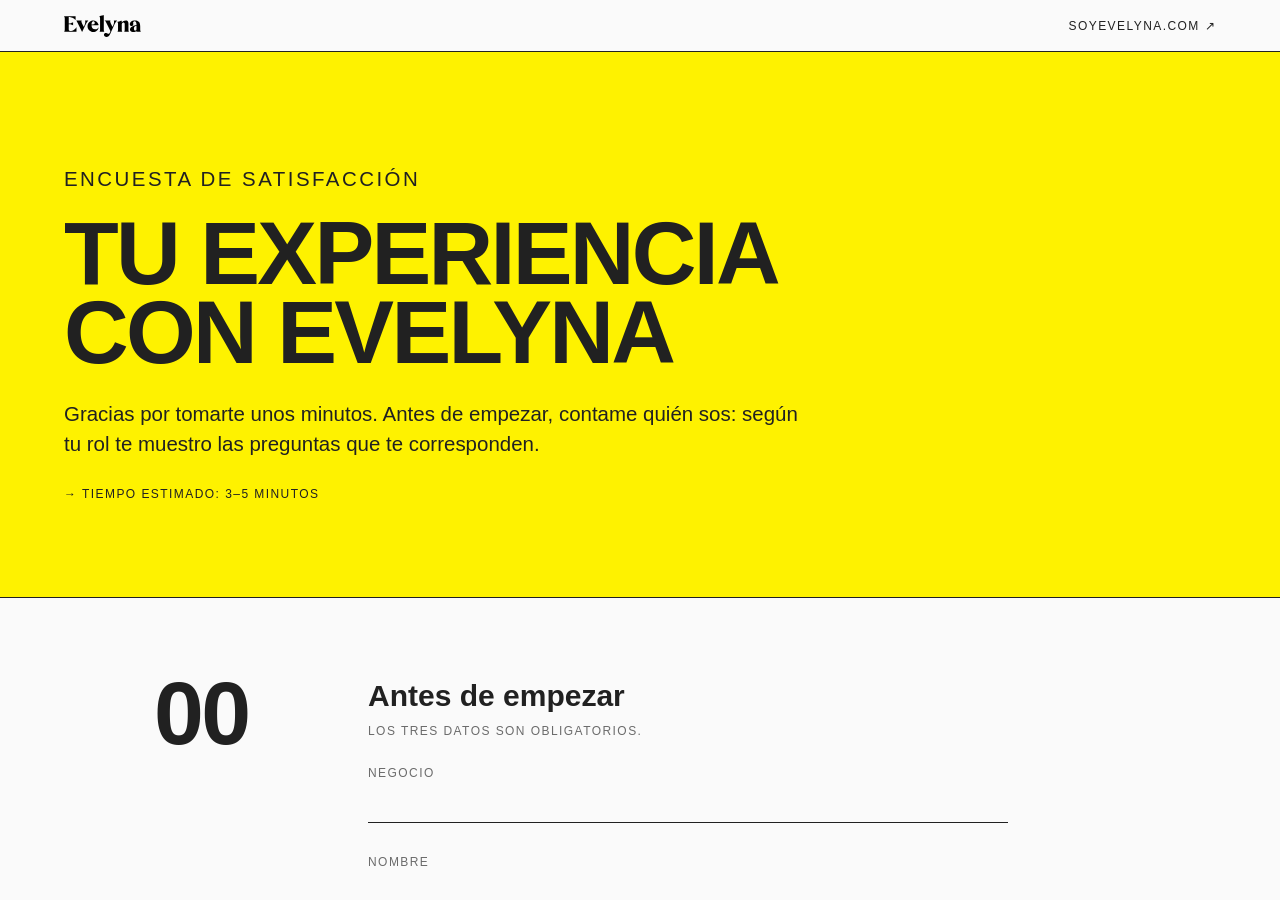
<file: index.html>
<!DOCTYPE html><html lang="es"><head><meta charset="utf-8"><meta name="robots" content="noindex"><meta http-equiv="refresh" content="0; url=/consultoria/"><title>EvelynA</title></head><body><a href="/consultoria/">Ir a la encuesta</a></body></html>
</file>
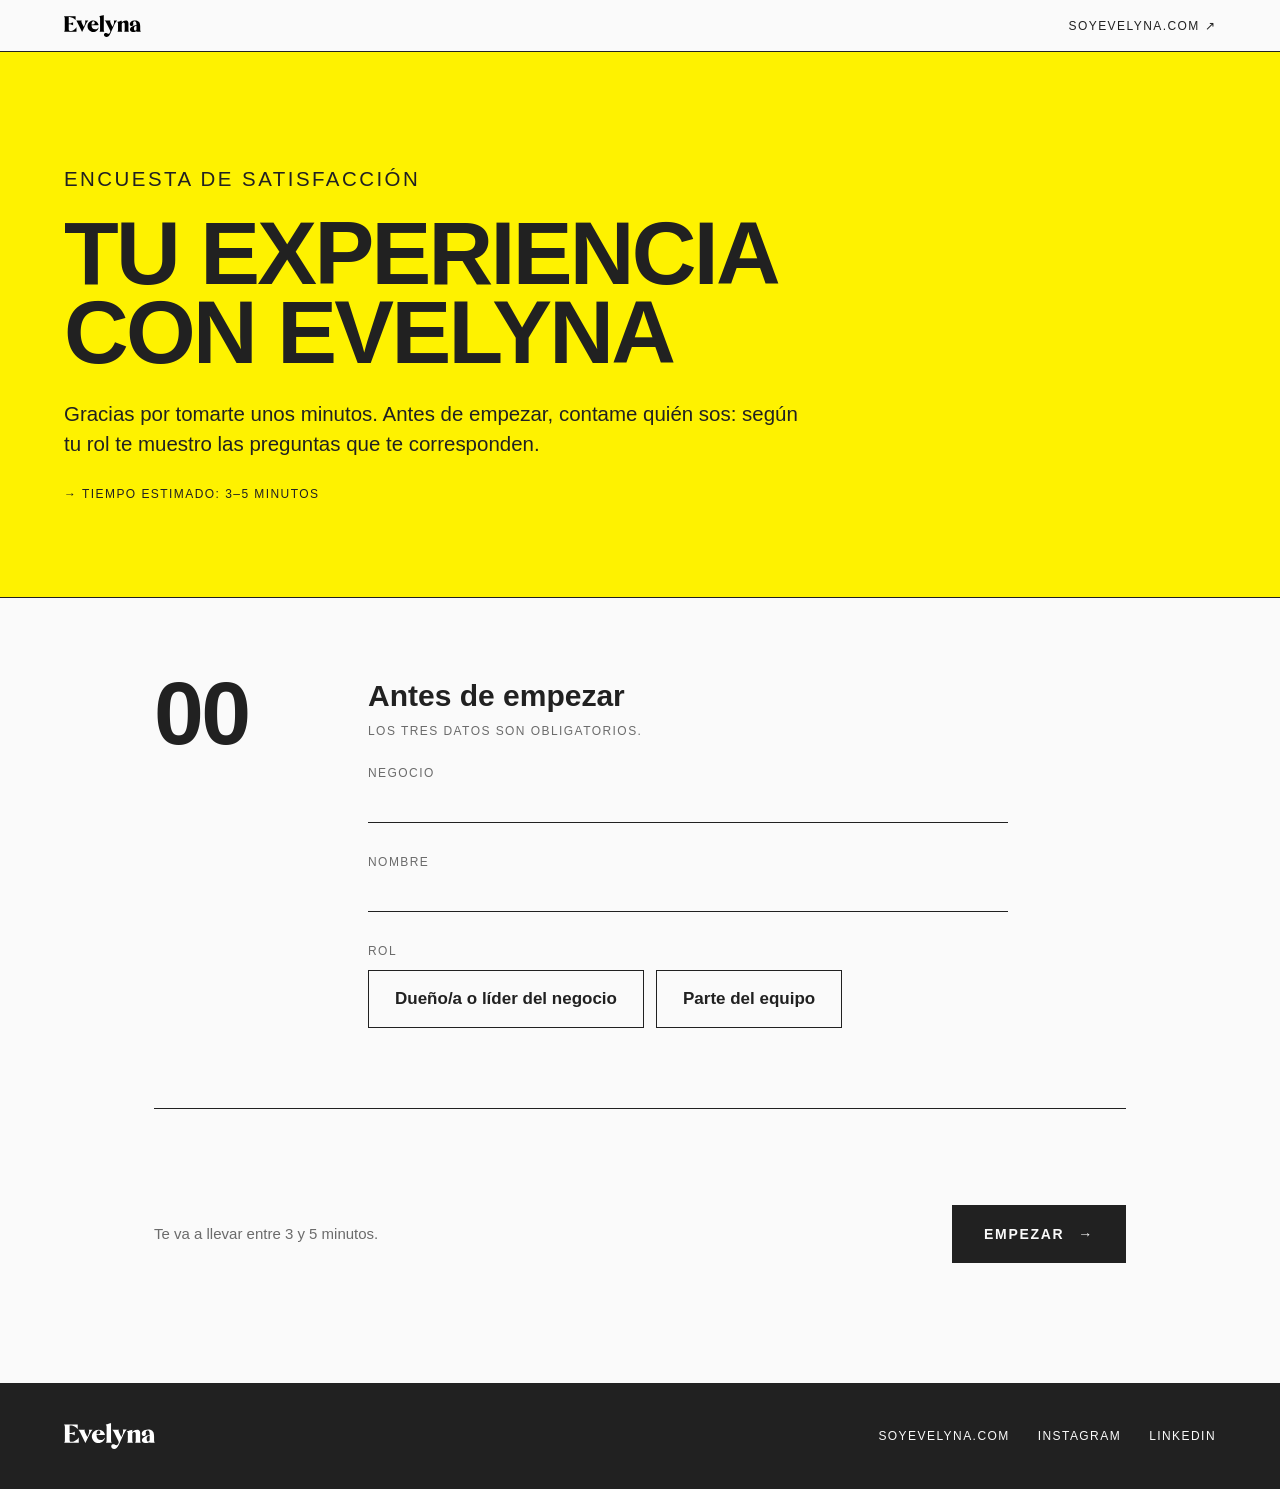
<file: consultoria/index.html>
<!DOCTYPE html>
<html lang="es">
<head>
<meta charset="utf-8">
<meta name="viewport" content="width=device-width, initial-scale=1">
<title>Tu experiencia con EvelynA</title>
<meta name="description" content="Encuesta de satisfacción del acompañamiento de EvelynA.">
<meta name="robots" content="noindex">
<meta property="og:title" content="Tu experiencia con EvelynA">
<meta property="og:description" content="Contame cómo viviste el acompañamiento. Son 3–5 minutos.">
<link rel="icon" type="image/png" href="/img/favicon.png">
<link rel="stylesheet" href="/estilos.css?v=5">
</head>
<body>
<header class="header">
  <a href="https://soyevelyna.com/" target="_blank" rel="noopener" aria-label="EvelynA — ir a la web"><img src="/img/evelyna-logotipo.svg" alt="EvelynA"></a>
  <div style="display:flex;gap:24px;align-items:center">
    <span class="micro cuenta" id="cuenta"></span>
    <a class="micro" href="https://soyevelyna.com/" target="_blank" rel="noopener">soyevelyna.com ↗</a>
  </div>
  <div class="prog"><i id="barra"></i></div>
</header>

<section class="hero">
  <div class="hero__txt">
    <p class="micro" id="tag"></p>
    <h1 class="cond" id="titulo"></h1>
    <p id="intro"></p>
    <div class="hero__meta micro" id="meta"></div>
  </div>
</section>

<form id="form" novalidate>
  <div id="preguntas"></div>
  <div class="cierre">
    <p class="cierre__nota">Gracias por tomarte este tiempo. Tus respuestas me llegan directo a mí.</p>
    <button class="btn" id="enviar" type="submit"><span>Enviar respuestas</span> →</button>
    <p class="error" id="error" hidden>No pude enviar tus respuestas. Revisá tu conexión y tocá Reintentar: no se pierde nada de lo que escribiste.</p>
  </div>
</form>

<section class="gracias" id="gracias" hidden>
  <div>
    <img class="gracias__iso" src="/img/evelyna-isologo.svg" alt="">
    <h2 class="cond">¡Gracias!</h2>
    <p>Tus respuestas ya me llegaron. Cada una me ayuda a seguir construyendo un acompañamiento que genere valor real.</p>
    <a class="btn" href="https://soyevelyna.com/" target="_blank" rel="noopener">Visitá soyevelyna.com →</a>
  </div>
</section>

<footer class="pie">
  <a href="https://soyevelyna.com/" target="_blank" rel="noopener"><img src="/img/evelyna-logotipo.svg" alt="EvelynA"></a>
  <nav class="micro">
    <a href="https://soyevelyna.com/" target="_blank" rel="noopener">soyevelyna.com</a>
    <a href="https://www.instagram.com/soy.evelyna/" target="_blank" rel="noopener">Instagram</a>
    <a href="https://www.linkedin.com/in/evelyn-abrahan-614675173/" target="_blank" rel="noopener">LinkedIn</a>
  </nav>
</footer>
<script src="/encuestas.js?v=4"></script>
</body>
</html>
</file>
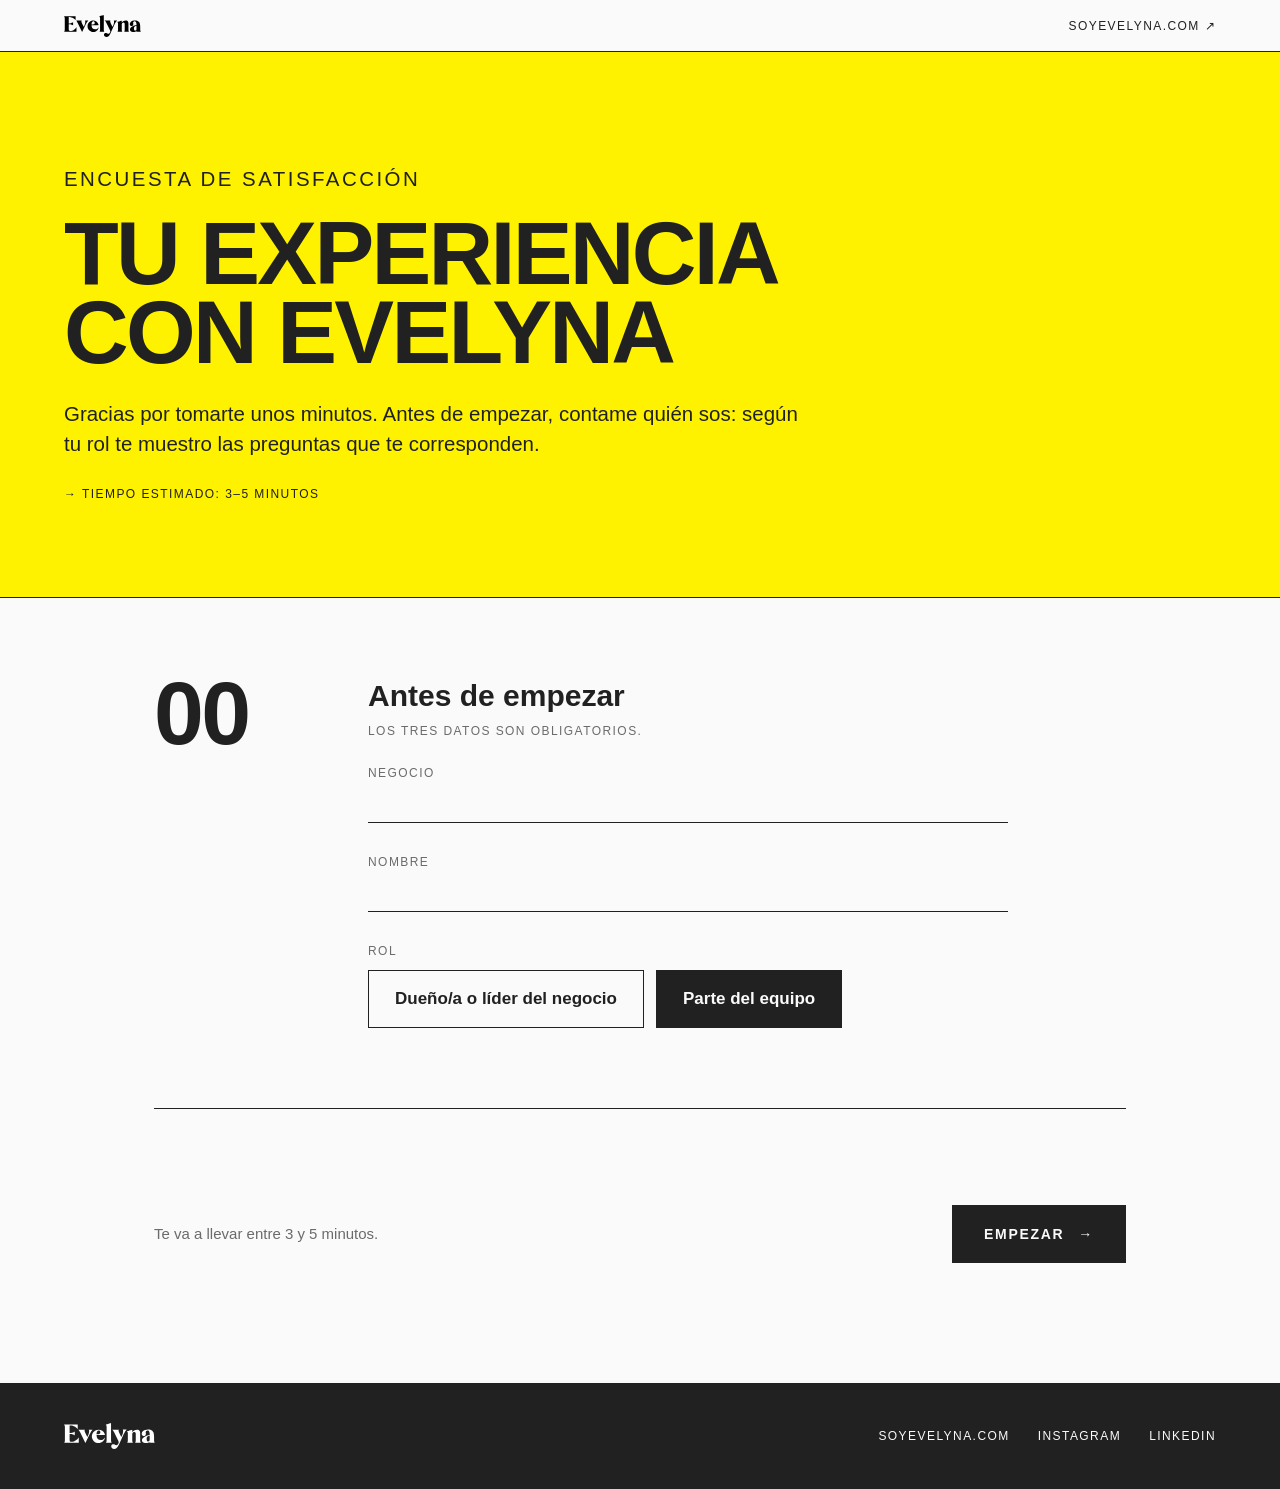
<file: consultoria_equipo/index.html>
<!DOCTYPE html><html lang="es"><head><meta charset="utf-8"><meta name="robots" content="noindex"><title>EvelynA</title><script>location.replace('/consultoria/?rol=equipo')</script><meta http-equiv="refresh" content="0; url=/consultoria/?rol=equipo"></head><body><a href="/consultoria/">Ir a la encuesta</a></body></html>
</file>
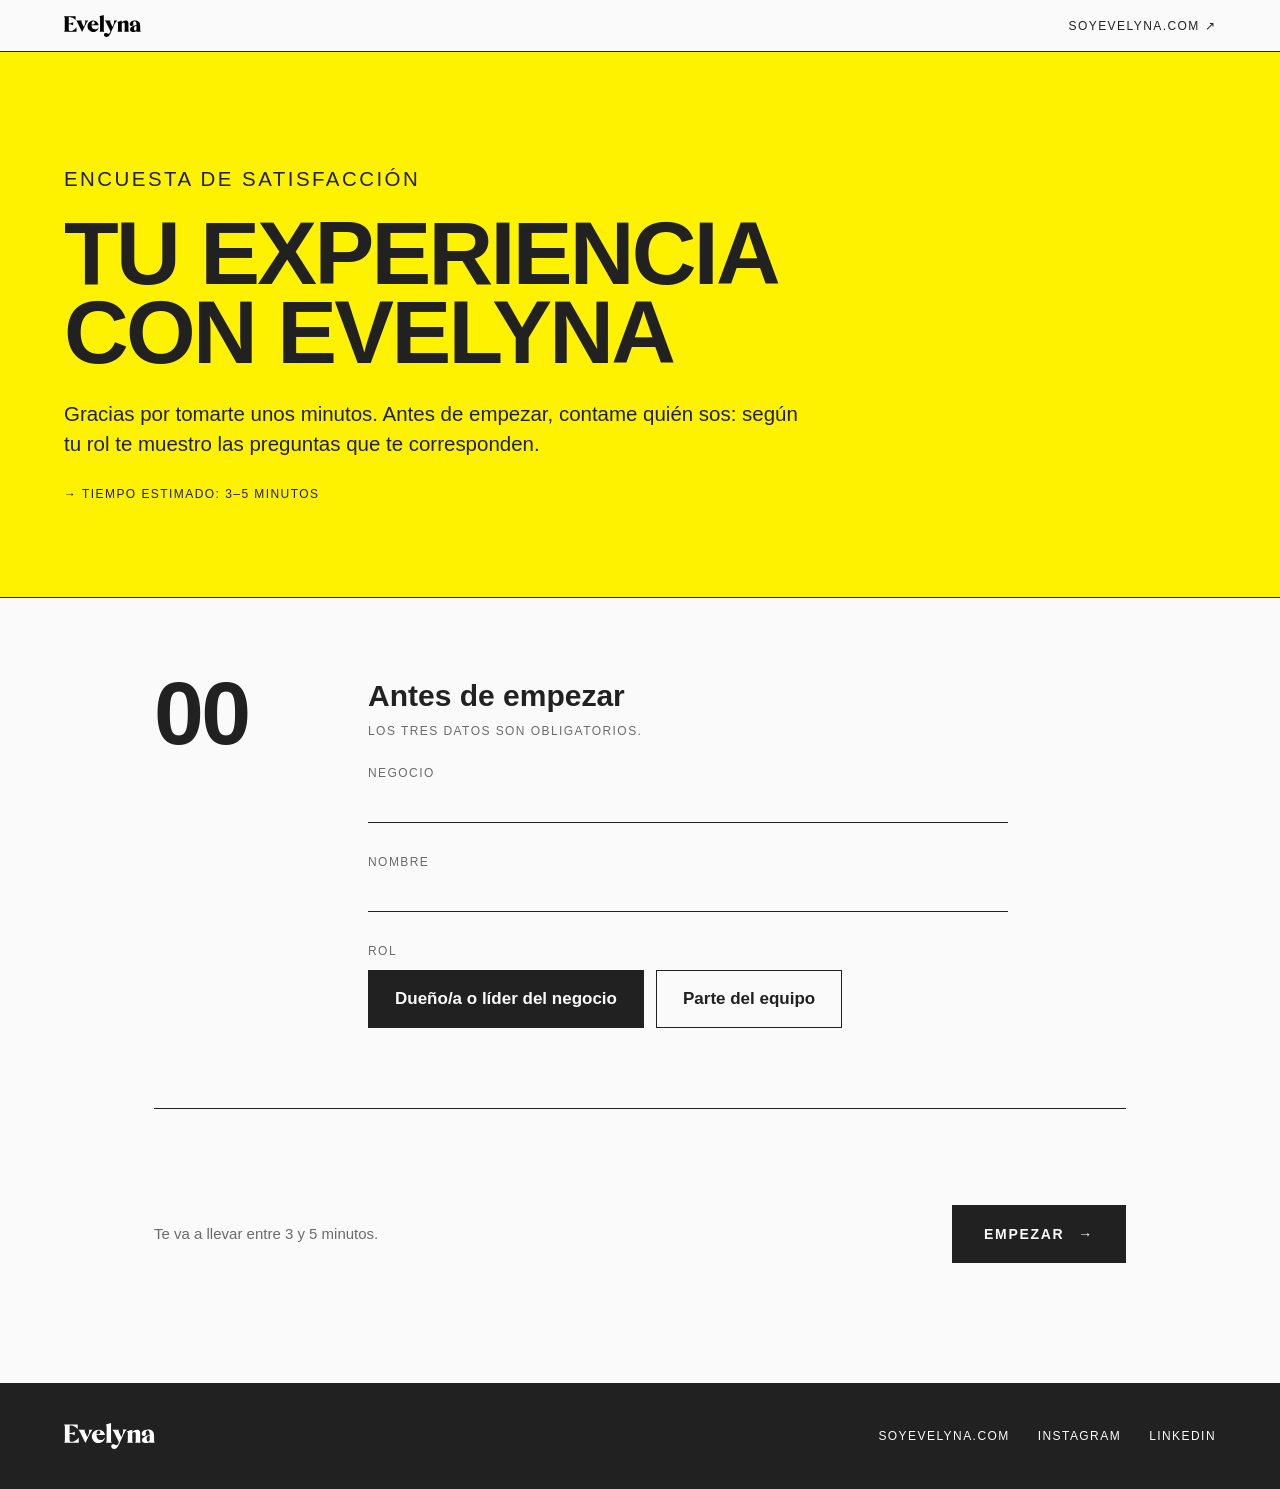
<file: consultoria_lider/index.html>
<!DOCTYPE html><html lang="es"><head><meta charset="utf-8"><meta name="robots" content="noindex"><title>EvelynA</title><script>location.replace('/consultoria/?rol=dueno')</script><meta http-equiv="refresh" content="0; url=/consultoria/?rol=dueno"></head><body><a href="/consultoria/">Ir a la encuesta</a></body></html>
</file>
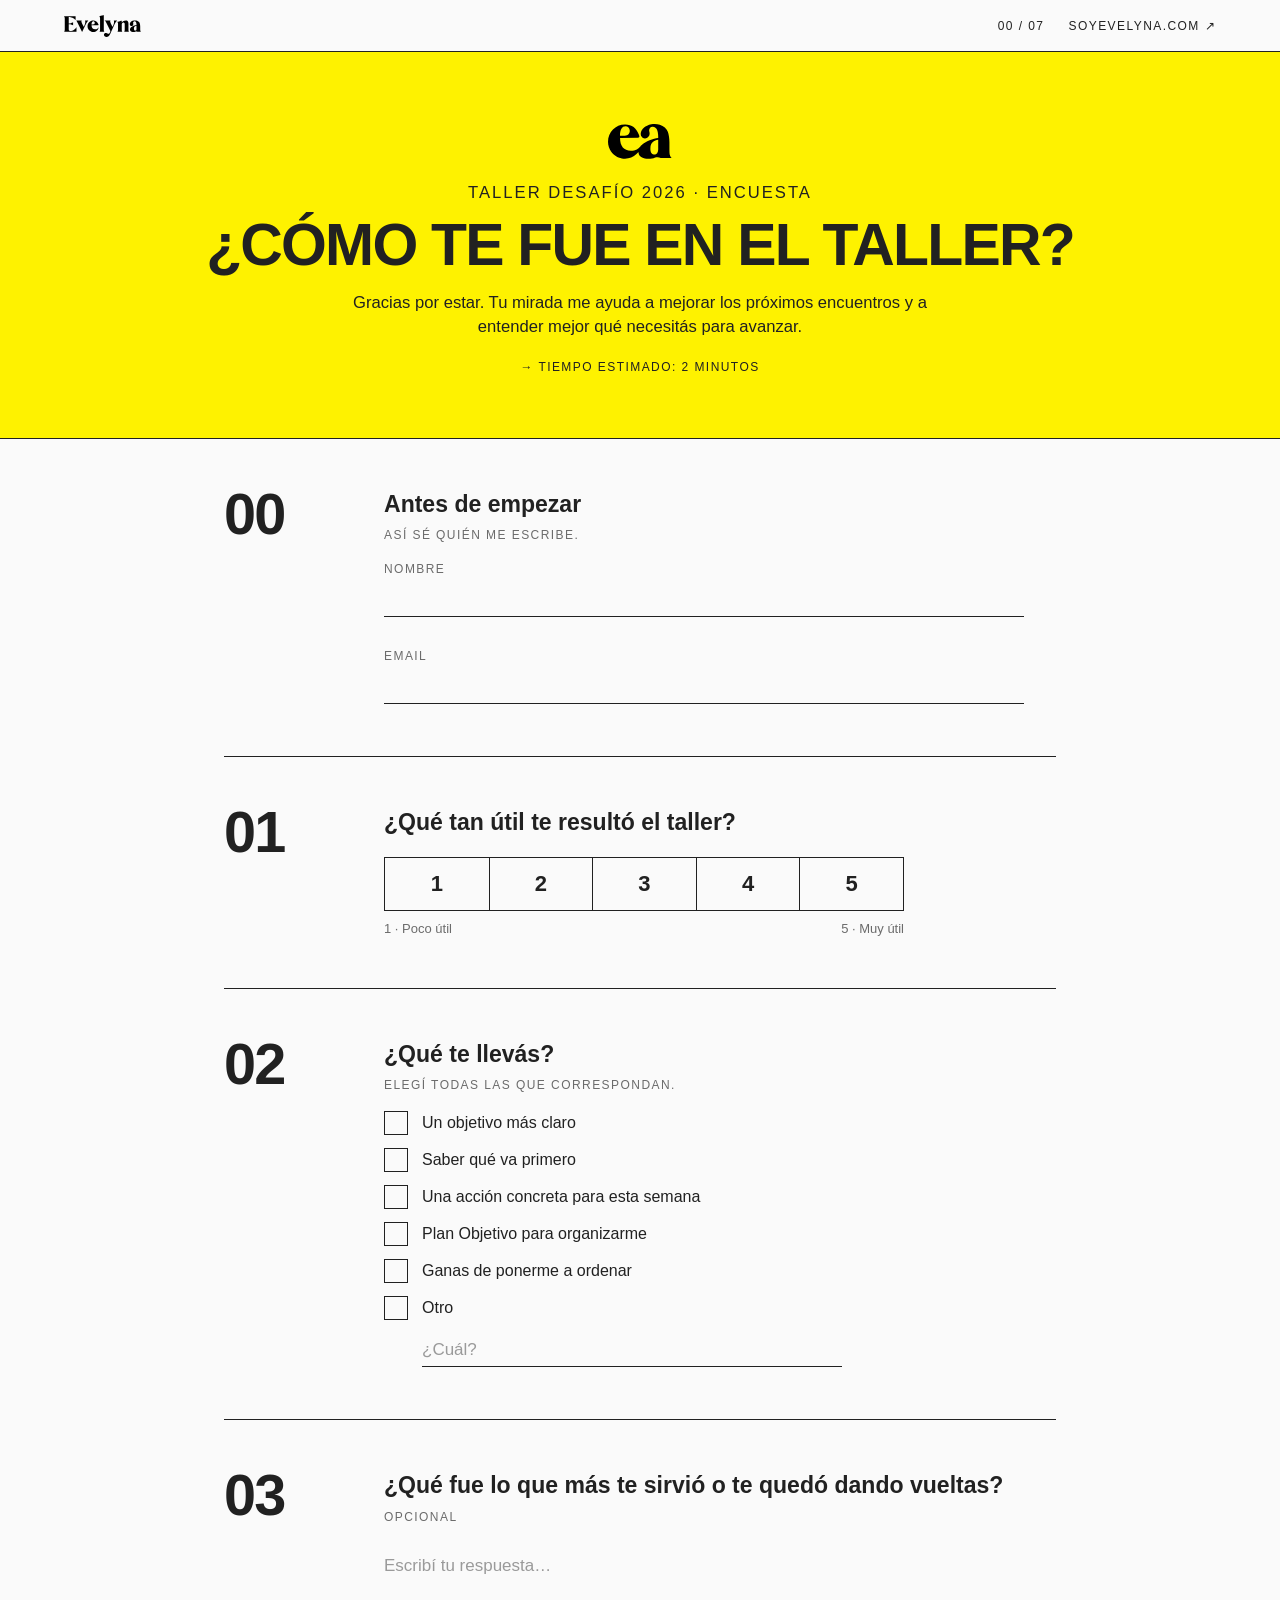
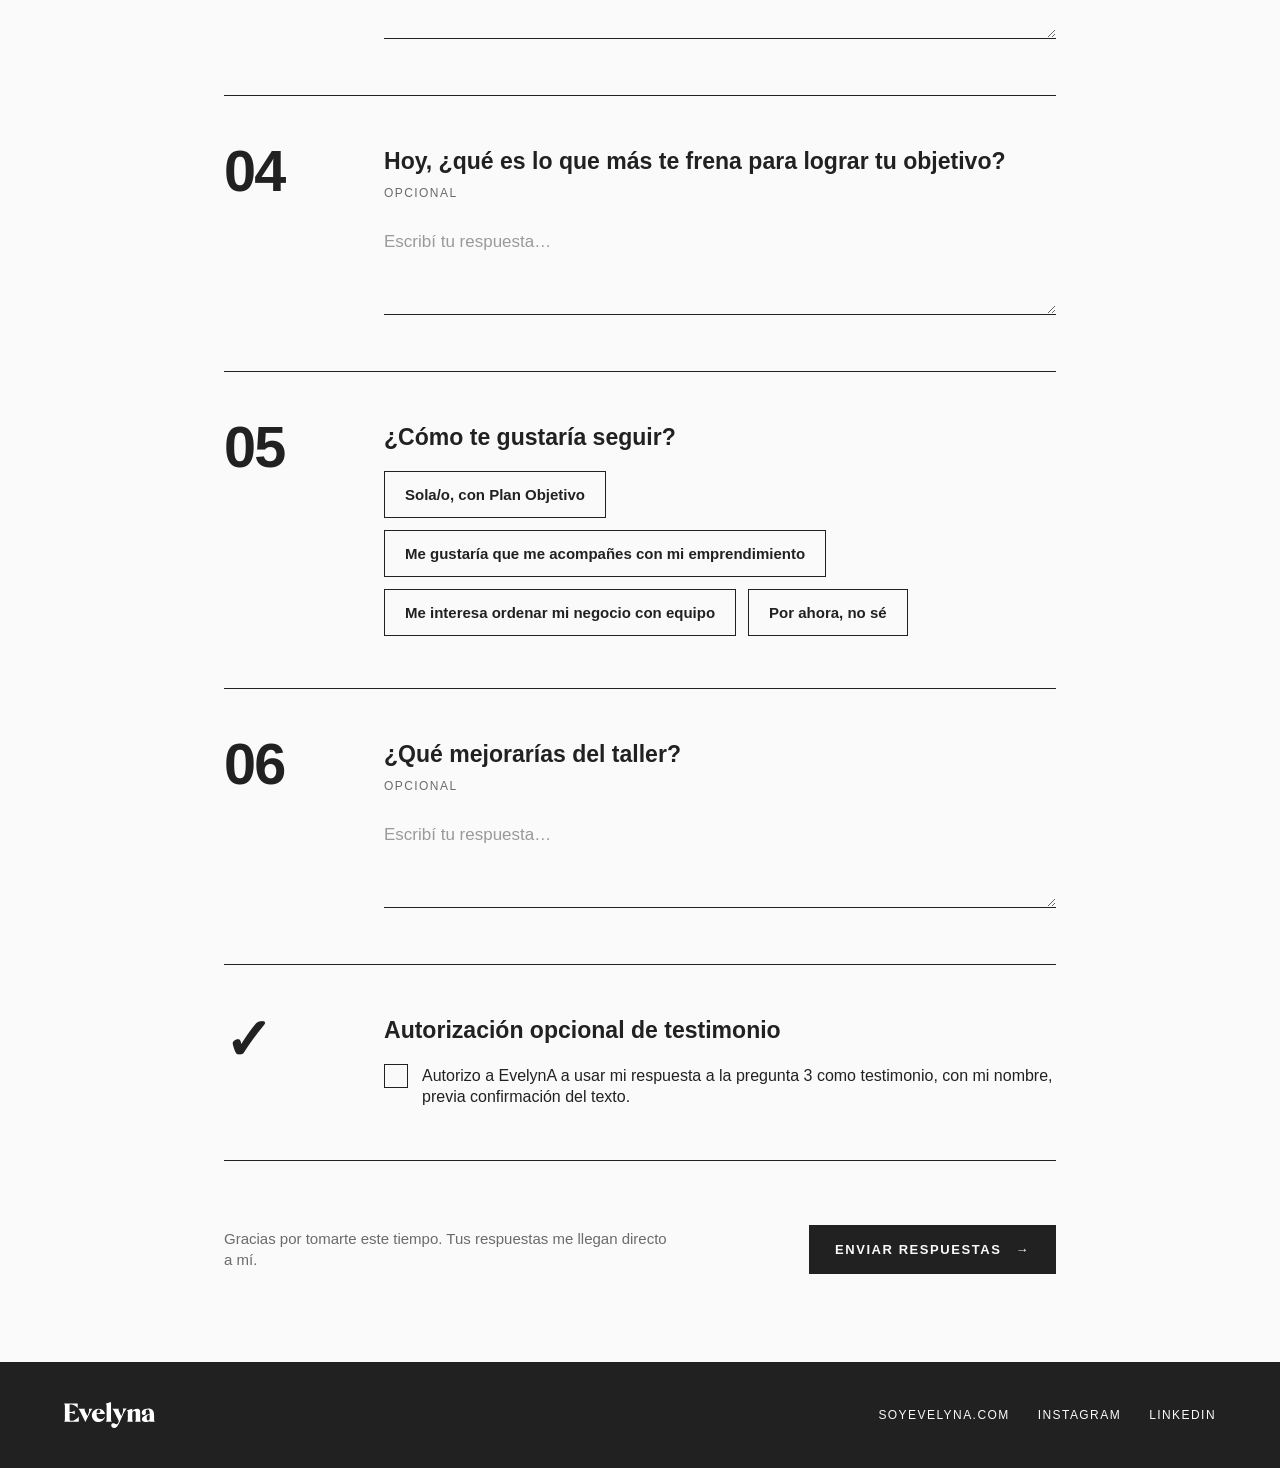
<file: taller/index.html>
<!DOCTYPE html>
<html lang="es">
<head>
<meta charset="utf-8">
<meta name="viewport" content="width=device-width, initial-scale=1">
<title>¿Cómo te fue en el taller?</title>
<meta name="description" content="Encuesta del taller Desafío 2026 de EvelynA.">
<meta name="robots" content="noindex">
<meta property="og:title" content="¿Cómo te fue en el taller?">
<meta property="og:description" content="Contame cómo te fue. Son 2 minutos.">
<link rel="icon" type="image/png" href="/img/favicon.png">
<link rel="stylesheet" href="/estilos.css?v=7">
</head>
<body class="-compacto">
<header class="header">
  <a href="https://soyevelyna.com/" target="_blank" rel="noopener" aria-label="EvelynA — ir a la web"><img src="/img/evelyna-logotipo.svg" alt="EvelynA"></a>
  <div style="display:flex;gap:24px;align-items:center">
    <span class="micro cuenta" id="cuenta"></span>
    <a class="micro" href="https://soyevelyna.com/" target="_blank" rel="noopener">soyevelyna.com ↗</a>
  </div>
  <div class="prog"><i id="barra"></i></div>
</header>

<section class="hero">
  <div class="hero__txt">
    <img class="hero__iso" src="/img/evelyna-isologo.svg" alt="EvelynA">
    <p class="micro" id="tag"></p>
    <h1 class="cond" id="titulo"></h1>
    <p id="intro"></p>
    <div class="hero__meta micro" id="meta"></div>
  </div>
</section>

<form id="form" novalidate>
  <div id="preguntas"></div>
  <div class="cierre">
    <p class="cierre__nota">Gracias por tomarte este tiempo. Tus respuestas me llegan directo a mí.</p>
    <button class="btn" id="enviar" type="submit"><span>Enviar respuestas</span> →</button>
    <p class="error" id="error" hidden>No pude enviar tus respuestas. Revisá tu conexión y tocá Reintentar: no se pierde nada de lo que escribiste.</p>
  </div>
</form>

<section class="gracias" id="gracias" hidden>
  <div>
    <img class="gracias__iso" src="/img/evelyna-isologo.svg" alt="">
    <h2 class="cond">¡Gracias!</h2>
    <p id="gracias-txt">Tus respuestas ya me llegaron y me ayudan un montón. ¿Charlamos 30 minutos sobre tu negocio? Elegí el horario que te quede cómodo.</p>
    <a class="btn" id="gracias-btn" href="https://calendar.google.com/calendar/appointments/schedules/AcZssZ2jywVGtcgLCaAL9WJIPPmD7OSmYKkIf2nh-E0Iit-5HibY-Dzw2NtsG7ik6xCs1WaPkR58shhp" target="_blank" rel="noopener">Agendar una reunión →</a>
  </div>
</section>

<footer class="pie">
  <a href="https://soyevelyna.com/" target="_blank" rel="noopener"><img src="/img/evelyna-logotipo.svg" alt="EvelynA"></a>
  <nav class="micro">
    <a href="https://soyevelyna.com/" target="_blank" rel="noopener">soyevelyna.com</a>
    <a href="https://www.instagram.com/soy.evelyna/" target="_blank" rel="noopener">Instagram</a>
    <a href="https://www.linkedin.com/in/evelyn-abrahan-614675173/" target="_blank" rel="noopener">LinkedIn</a>
  </nav>
</footer>
<script src="/taller/taller.js?v=3"></script>
</body>
</html>
</file>
<file: estilos.css>
:root{
  --paper:#FAFAFA; --ink:#212121; --chrome:#FEF200; --hazard:#F03E24;
  --signal:#50E661; --sky:#6BB1BD; --muted:#6B6B6B; --rule:#DCDCDC;
  --sans:"Helvetica Neue",Helvetica,Arial,sans-serif;
  --acento:var(--chrome);
  --g:clamp(16px,5vw,64px);
}
body.-sky{--acento:var(--sky)}
*{margin:0;padding:0;box-sizing:border-box}
html{color-scheme:light}
body{font-family:var(--sans);background:var(--paper);color:var(--ink);-webkit-font-smoothing:antialiased;overflow-x:hidden}
img{display:block;max-width:100%}
a{color:inherit}
.cond{font-weight:900;text-transform:uppercase;font-stretch:condensed;letter-spacing:-.03em;line-height:.88}
.micro{font-size:12px;letter-spacing:.12em;text-transform:uppercase;font-weight:500}

/* ── Header ── */
.header{position:sticky;top:0;z-index:20;height:52px;display:flex;align-items:center;justify-content:space-between;padding:0 var(--g);background:var(--paper);border-bottom:1px solid var(--ink)}
.header img{height:22px}
.header a{text-decoration:none}
.header a.micro:hover{text-decoration:underline}
.prog{position:absolute;left:0;right:0;bottom:-1px;height:3px}
.prog i{display:block;height:100%;width:0;background:var(--ink);transition:width .4s cubic-bezier(.76,0,.24,1)}

/* ── Portada ── */
.hero{background:var(--acento);border-bottom:1px solid var(--ink);padding:clamp(48px,9vw,112px) var(--g) clamp(48px,8vw,96px)}
.hero__txt{max-width:1100px}
.hero h1{font-size:clamp(44px,7vw,112px);margin:20px 0 28px}
.hero h1 span{display:block}
.hero h1 mark{background:none;color:inherit}
.hero p{font-size:clamp(17px,1.6vw,21px);line-height:1.45;max-width:36em}
.hero__meta{display:flex;flex-wrap:wrap;gap:8px 24px;margin-top:28px}
.hero__meta span::before{content:'→ '}

/* ── Preguntas ── */
form{max-width:1100px;margin:0 auto;padding:0 var(--g)}
.q{display:grid;grid-template-columns:clamp(64px,12vw,150px) 1fr;gap:var(--g);padding:clamp(48px,7vw,80px) 0;border-bottom:1px solid var(--ink)}
.q__num{font:900 clamp(48px,7vw,96px)/.8 var(--sans);font-stretch:condensed;letter-spacing:-.03em}
.q h2{font-size:clamp(22px,2.4vw,30px);line-height:1.2;font-weight:700;max-width:28em}
.ayuda{margin-top:10px;color:var(--muted);font-size:12px;letter-spacing:.12em;text-transform:uppercase;font-weight:500}
.q__cuerpo>*:nth-child(2):not(.ayuda),.q__cuerpo .ayuda+*{margin-top:28px}
.q.-testi .caja{margin-top:24px}
.falta{display:none;margin-top:16px;font-weight:700;color:var(--hazard)}
.q.-falta .falta{display:block}
.q.-falta .q__num{color:var(--hazard)}

input,textarea{font:inherit;color:inherit}
.escala{display:grid;grid-template-columns:repeat(5,1fr);max-width:520px;border:1px solid var(--ink)}
.escala label{position:relative;cursor:pointer}
.escala label+label{border-left:1px solid var(--ink)}
.escala input,.bloques input,.caja input{position:absolute;opacity:0;width:1px;height:1px}
.escala span{display:grid;place-items:center;height:64px;font:900 28px/1 var(--sans);font-stretch:condensed;transition:background .15s}
.escala label:hover span{background:var(--acento)}
.escala input:checked+span{background:var(--ink);color:var(--paper)}
.escala input:focus-visible+span,.bloques input:focus-visible+span{outline:3px solid var(--hazard);outline-offset:-3px}
.extremos{display:flex;justify-content:space-between;max-width:520px;margin-top:10px;font-size:13px;color:var(--muted)}

.matriz .fila{display:grid;grid-template-columns:1fr minmax(240px,360px);align-items:center;gap:24px;padding:14px 0}
.matriz .fila+.fila{border-top:1px solid var(--rule)}
.matriz .fila__t{font-size:18px;line-height:1.3}
.matriz .escala span{height:52px;font-size:22px}

.lista{display:grid;gap:14px}
.caja{display:flex;align-items:flex-start;gap:14px;cursor:pointer;font-size:18px;line-height:1.35;position:relative}
.caja i{flex:none;width:24px;height:24px;border:1.5px solid var(--ink);margin-top:-1px;display:grid;place-items:center;transition:background .15s}
.caja:hover i{background:var(--acento)}
.caja input:checked+i{background:var(--ink)}
.caja input:checked+i::after{content:'';width:10px;height:6px;border:solid var(--paper);border-width:0 0 2.5px 2.5px;transform:translateY(-2px) rotate(-45deg)}
.caja input:focus-visible+i{outline:3px solid var(--hazard);outline-offset:2px}
.otro{margin-left:38px;max-width:420px;border:0;border-bottom:1.5px solid var(--ink);background:transparent;padding:6px 0;font-size:17px;outline:0}

.bloques{display:flex;flex-wrap:wrap;gap:12px}
.bloques label{cursor:pointer;position:relative}
.bloques span{display:block;border:1px solid var(--ink);padding:18px 26px;font-weight:700;font-size:17px;transition:background .15s}
.bloques label:hover span{background:var(--acento)}
.bloques input:checked+span{background:var(--ink);color:var(--paper)}

textarea{width:100%;border:0;border-bottom:1.5px solid var(--ink);background:transparent;padding:10px 0;font-size:19px;line-height:1.45;resize:vertical;min-height:96px;outline:0}
textarea:focus,.otro:focus,.campo input:focus{border-bottom-width:3px}
textarea::placeholder,input::placeholder{color:#9a9a9a}

.datos{display:grid;gap:32px;max-width:640px}
.campo .bloques{margin-top:12px}
.q.-quien{padding:28px 0}
.q.-quien h2{font-size:20px}
.cambiar{background:none;border:0;border-bottom:1px solid var(--ink);color:var(--ink);cursor:pointer;margin-top:12px;padding:2px 0}
.q.-datos.-falta .q__num{color:var(--hazard)}
.campo>span{display:block;font-size:12px;letter-spacing:.12em;text-transform:uppercase;font-weight:500;color:var(--muted)}
.campo input{width:100%;border:0;border-bottom:1.5px solid var(--ink);background:transparent;padding:10px 0;font-size:19px;outline:0}

/* ── Enviar ── */
.cierre{padding:clamp(56px,8vw,96px) 0 clamp(72px,10vw,120px);display:flex;flex-wrap:wrap;align-items:center;justify-content:space-between;gap:24px}
.btn{font:700 14px/1 var(--sans);letter-spacing:.12em;text-transform:uppercase;background:var(--ink);color:var(--paper);border:0;padding:22px 32px;cursor:pointer;display:inline-flex;gap:14px;align-items:center;text-decoration:none}
.btn:hover{background:var(--hazard)}
.btn:disabled{opacity:.6;cursor:wait}
.btn.-claro{background:var(--paper);color:var(--ink)}
.btn.-claro:hover{background:var(--ink);color:var(--paper)}
.error{width:100%;font-weight:700;color:var(--hazard)}
.cierre__nota{color:var(--muted);font-size:15px;max-width:30em;line-height:1.4}

/* ── Gracias ── */
.gracias{background:var(--signal);min-height:calc(100vh - 52px);display:flex;align-items:center;padding:clamp(40px,7vw,96px) var(--g)}
.gracias h2{font-size:clamp(64px,12vw,184px)}
.gracias p{font-size:clamp(18px,1.8vw,23px);line-height:1.45;max-width:30em;margin:24px 0 36px}
.gracias__iso{width:72px;margin-bottom:28px}
.gracias[hidden]{display:none}
body.-gracias form,body.-gracias .hero{display:none}
body.-gracias .prog i{width:100%!important}

/* ── Encuesta del taller: escala más chica ── */
.-compacto .hero{padding:clamp(36px,6vw,72px) var(--g) clamp(36px,5vw,64px)}
.-compacto .hero h1{font-size:clamp(36px,4.6vw,68px);margin:14px 0 20px}
.-compacto .hero p{font-size:clamp(16px,1.3vw,18px)}
.-compacto .hero__meta{margin-top:20px}
.-compacto .q{grid-template-columns:clamp(48px,8vw,96px) 1fr;padding:clamp(32px,4.5vw,52px) 0}
.-compacto .q__num{font-size:clamp(36px,4.5vw,60px)}
.-compacto .q h2{font-size:clamp(19px,1.8vw,24px)}
.-compacto .q__cuerpo>*:nth-child(2):not(.ayuda),.-compacto .q__cuerpo .ayuda+*{margin-top:20px}
.-compacto .escala span{height:52px;font-size:22px}
.-compacto .caja{font-size:16px}
.-compacto .bloques span{padding:14px 20px;font-size:15px}
.-compacto textarea,.-compacto .campo input{font-size:17px}
.-compacto textarea{min-height:72px}
.-compacto .cierre{padding:clamp(40px,6vw,64px) 0 clamp(56px,7vw,88px)}
.-compacto .btn{padding:18px 26px;font-size:13px}
.-compacto .gracias h2{font-size:clamp(48px,7vw,104px)}
.-compacto .gracias p{font-size:clamp(16px,1.4vw,20px);margin:18px 0 28px}
.-compacto .gracias__iso{width:52px;margin-bottom:20px}
.-compacto .hero{text-align:center}
.-compacto .hero__txt{max-width:960px;margin:0 auto}
.-compacto .hero__iso{width:64px;margin:0 auto 22px}
.-compacto .hero p{margin-left:auto;margin-right:auto}
.-compacto .hero__meta{justify-content:center}
.-compacto form{max-width:960px}
.-compacto .gracias{justify-content:center;text-align:center}
.-compacto .gracias__iso{margin-left:auto;margin-right:auto}
.-compacto .gracias p{margin-left:auto;margin-right:auto}
@media (max-width:760px){
  .-compacto .q{grid-template-columns:1fr;gap:10px}
  .-compacto .q__num{font-size:36px}
}

/* ── Pie ── */
.pie{background:var(--ink);color:var(--paper);padding:40px var(--g);display:flex;flex-wrap:wrap;gap:20px 40px;align-items:center;justify-content:space-between}
.pie img{height:26px;filter:invert(1)}
.pie nav{display:flex;flex-wrap:wrap;gap:12px 28px}
.pie a{text-decoration:none}
.pie a:hover{text-decoration:underline}

@media (max-width:760px){
  .q{grid-template-columns:1fr;gap:14px}
  .q__num{font-size:44px}
  .matriz .fila{grid-template-columns:1fr;gap:10px}
  .header .cuenta{display:none}
  .btn{width:100%;justify-content:center}
}
@media (prefers-reduced-motion:reduce){*{transition:none!important}}
</file>
